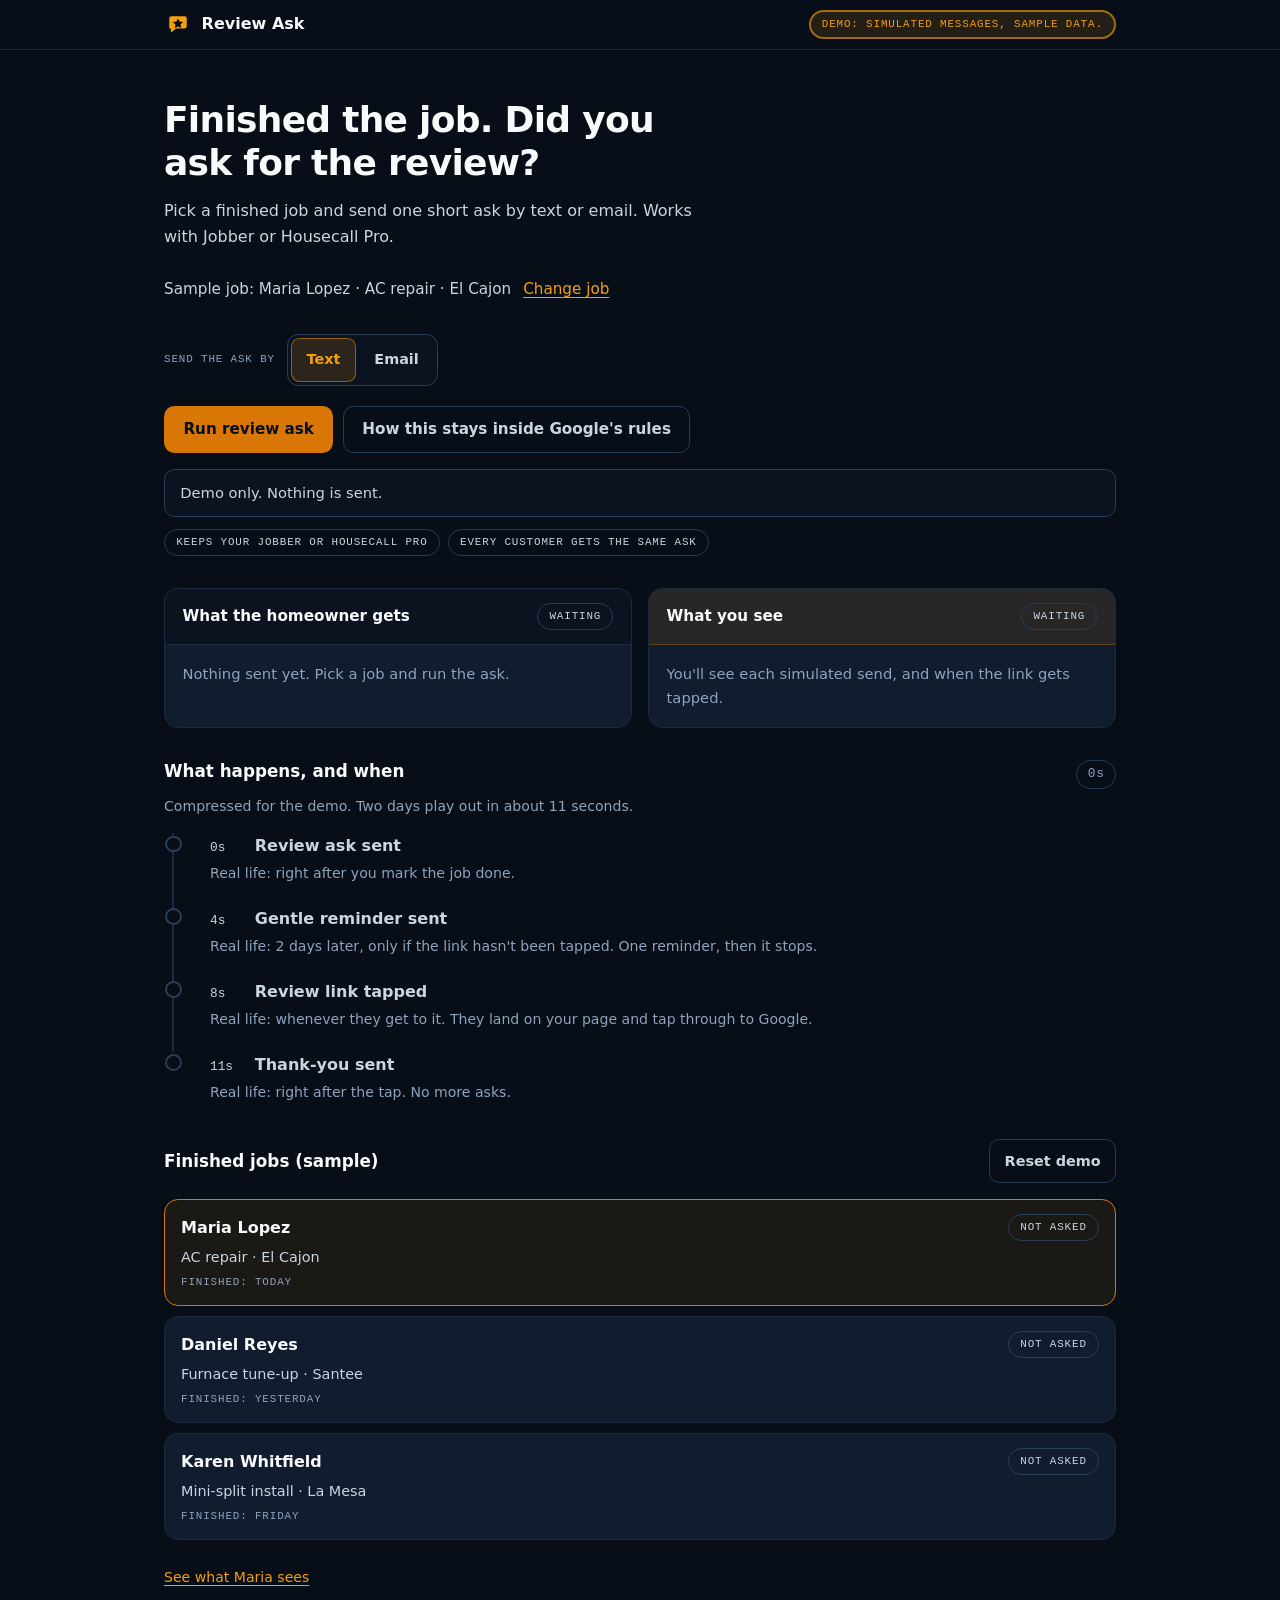
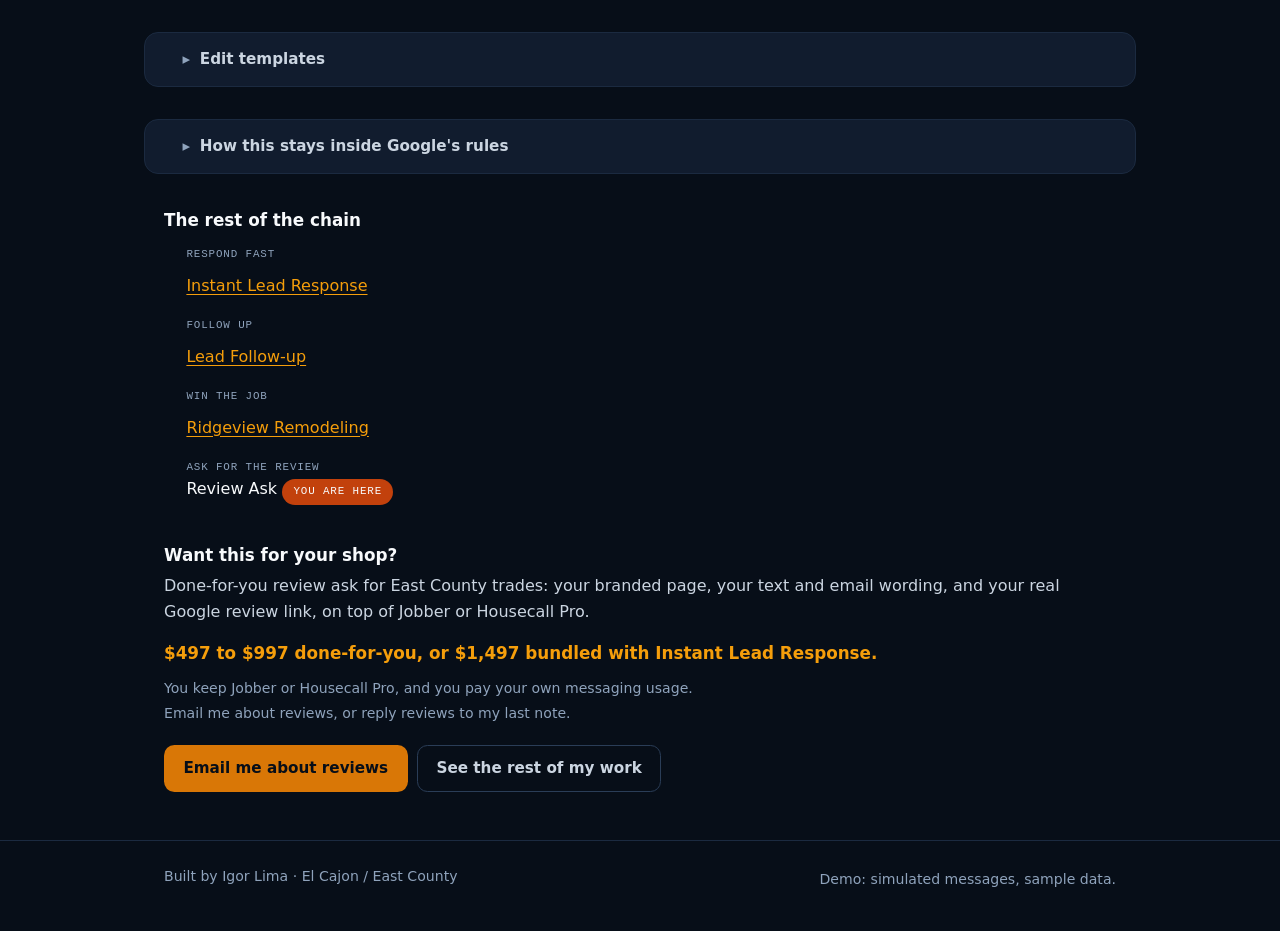
<file: index.html>
<!doctype html>
<html lang="en">
  <head>
    <meta charset="UTF-8" />
    <!--
      Second only to the charset, and ahead of everything that loads: a policy
      arriving after the first script tag has already lost. The charset goes
      first because it has to land inside the first 1024 bytes to be sniffed,
      and this comment is long enough to push it past that.

      default-src 'none' means anything not named below is refused, so a stray
      CDN link or a tracker pasted in later fails loudly in the console instead
      of quietly working.

      frame-ancestors cannot be set from a meta tag, only from a response
      header, and GitHub Pages does not let you set headers. Noted in the
      README rather than pretended away.
    -->
    <meta
      http-equiv="Content-Security-Policy"
      content="default-src 'none'; script-src 'self'; style-src 'self'; img-src 'self'; connect-src 'none'; font-src 'none'; object-src 'none'; base-uri 'none'; form-action 'none'"
    />
    <meta name="referrer" content="no-referrer" />
    <meta name="viewport" content="width=device-width, initial-scale=1" />
    <meta name="theme-color" content="#070E18" />

    <title>Review Ask: the after-job review demo for East County trades</title>
    <meta
      name="description"
      content="A simulated demo of the after-job Google review ask for HVAC and plumbing owners in East County San Diego. One short ask by text or email, a gentle reminder if the link was not tapped, and a thank-you after. Works alongside Jobber or Housecall Pro."
    />
    <meta name="author" content="Igor Lima" />
    <link rel="canonical" href="https://igorcsis.github.io/review-ask/" />
    <link rel="icon" type="image/svg+xml" href="assets/favicon.svg" />

    <!--
      Absolute URLs on purpose. Scrapers do not resolve relative paths, and a
      project page served from /review-ask/ makes that easy to get wrong. No
      og:image tag: there is no image file in this repo, and pointing at one
      that does not exist is worse than having none.
    -->
    <meta property="og:type" content="website" />
    <meta property="og:site_name" content="Review Ask" />
    <meta property="og:title" content="Finished the job. Did you ask for the review?" />
    <meta
      property="og:description"
      content="A simulated demo: one short review ask by text or email, a reminder if the link was not tapped, and a thank-you after. Nothing is sent."
    />
    <meta property="og:url" content="https://igorcsis.github.io/review-ask/" />
    <meta property="og:locale" content="en_US" />
    <meta name="twitter:card" content="summary" />

    <link rel="stylesheet" href="styles.css" />
  </head>

  <body>
    <a class="skip-link" href="#main">Skip to the demo</a>

    <header class="site-header">
      <div class="wrap">
        <span class="wordmark">
          <img src="assets/logo.svg" alt="" width="28" height="28" />
          Review Ask
        </span>
        <!--
          The honesty chip lives in the header so it is on screen at every
          scroll position, not only above the fold. Nothing here sends
          anything, and that has to be impossible to miss.
        -->
        <span class="chip chip-demo">Demo: simulated messages, sample data.</span>
      </div>
    </header>

    <main id="main">
      <section class="hero wrap">
        <h1>Finished the job. Did you ask for the review?</h1>
        <p class="sub">
          Pick a finished job and send one short ask by text or email. Works with Jobber or
          Housecall Pro.
        </p>

        <p class="selected-line">
          <span id="selected-job">Sample job: Maria Lopez &middot; AC repair &middot; El Cajon</span>
          <a class="inline-link" href="#jobs">Change job</a>
        </p>

        <div class="source-pick">
          <span class="source-pick-label" id="channel-label">Send the ask by</span>
          <div class="segmented" role="radiogroup" aria-labelledby="channel-label">
            <button
              type="button"
              class="seg"
              role="radio"
              aria-checked="true"
              tabindex="0"
              data-channel="text"
            >
              Text
            </button>
            <button
              type="button"
              class="seg"
              role="radio"
              aria-checked="false"
              tabindex="-1"
              data-channel="email"
            >
              Email
            </button>
          </div>
        </div>

        <div class="hero-actions">
          <button id="run-ask" type="button" class="btn btn-primary">Run review ask</button>
          <a class="btn btn-ghost" href="#rules">How this stays inside Google's rules</a>
        </div>

        <!--
          One live region for the whole run, directly under the button that
          starts it, carrying the honesty line at rest. The first thing under
          the call to action is what the page will not do.
        -->
        <p id="run-status" class="status" role="status" aria-live="polite" data-tone="info">
          Demo only. Nothing is sent.
        </p>

        <div class="near-cta">
          <span class="chip chip-quiet">Keeps your Jobber or Housecall Pro</span>
          <span class="chip chip-quiet">Every customer gets the same ask</span>
        </div>
      </section>

      <noscript>
        <p class="wrap noscript-line">
          This demo needs JavaScript. Nothing on this page sends anything either way.
        </p>
      </noscript>

      <section class="panels wrap" aria-label="What each side sees">
        <article class="card card-customer">
          <div class="card-header">
            <h3>What the homeowner gets</h3>
            <span class="chip chip-quiet" id="homeowner-state">Waiting</span>
          </div>
          <div class="card-body" id="homeowner-body">
            <p class="panel-empty">Nothing sent yet. Pick a job and run the ask.</p>
          </div>
        </article>

        <article class="card card-owner">
          <div class="card-header">
            <h3>What you see</h3>
            <span class="chip chip-quiet" id="owner-state">Waiting</span>
          </div>
          <div class="card-body" id="owner-body">
            <p class="panel-empty">
              You'll see each simulated send, and when the link gets tapped.
            </p>
          </div>
        </article>
      </section>

      <section class="timeline-section wrap" aria-label="What happens, and when">
        <div class="timeline-head">
          <h2>What happens, and when</h2>
          <!--
            Hidden from assistive tech: the status line already announces each
            stage, and a counter updating ten times a second would talk over it.
          -->
          <span class="elapsed" id="elapsed" data-running="false" aria-hidden="true">0s</span>
        </div>
        <p class="step-note timeline-note">
          Compressed for the demo. Two days play out in about 11 seconds.
        </p>

        <ol class="timeline" id="timeline">
          <li class="step" data-step="ask" data-state="pending">
            <div class="step-head">
              <span class="step-clock">0s</span>
              <span class="step-label">Review ask sent</span>
            </div>
            <p class="step-note">Real life: right after you mark the job done.</p>
          </li>
          <li class="step" data-step="reminder" data-state="pending">
            <div class="step-head">
              <span class="step-clock">4s</span>
              <span class="step-label">Gentle reminder sent</span>
            </div>
            <p class="step-note">
              Real life: 2 days later, only if the link hasn't been tapped. One reminder, then it
              stops.
            </p>
          </li>
          <li class="step" data-step="tapped" data-state="pending">
            <div class="step-head">
              <span class="step-clock">8s</span>
              <span class="step-label">Review link tapped</span>
            </div>
            <p class="step-note">
              Real life: whenever they get to it. They land on your page and tap through to Google.
            </p>
          </li>
          <li class="step" data-step="thanks" data-state="pending">
            <div class="step-head">
              <span class="step-clock">11s</span>
              <span class="step-label">Thank-you sent</span>
            </div>
            <p class="step-note">Real life: right after the tap. No more asks.</p>
          </li>
        </ol>
      </section>

      <section class="jobs-section wrap" id="jobs" aria-label="Finished jobs">
        <div class="section-head">
          <h2>Finished jobs (sample)</h2>
          <button id="reset-demo" type="button" class="btn btn-ghost btn-small">Reset demo</button>
        </div>

        <div class="job-list" id="job-list" role="radiogroup" aria-label="Pick a finished job">
          <p class="panel-empty">Loading sample jobs&hellip;</p>
        </div>

        <p class="panel-empty jobs-empty" id="jobs-empty" hidden>
          Every sample job has been asked. Hit Reset demo to start over.
        </p>

        <p class="step-note jobs-link-line">
          <a class="inline-link" id="see-homeowner" href="ask.html?job=j1">See what Maria sees</a>
        </p>
      </section>

      <details class="accordion card wrap" id="templates">
        <summary>Edit templates</summary>
        <div class="card-body">
          <p class="step-note">
            Edit the wording. Saved in this browser only. Use {first_name}, {company}, {job},
            {review_link}.
          </p>
          <div id="template-fields" class="template-fields"></div>
          <div class="hero-actions template-actions">
            <button id="save-templates" type="button" class="btn btn-primary btn-small">
              Save templates
            </button>
            <button id="restore-templates" type="button" class="btn btn-ghost btn-small">
              Restore defaults
            </button>
          </div>
          <p
            id="template-status"
            class="status"
            role="status"
            aria-live="polite"
            data-tone="info"
          ></p>
        </div>
      </details>

      <details class="accordion card wrap" id="rules">
        <summary>How this stays inside Google's rules</summary>
        <div class="card-body">
          <div class="item">
            <h4>Every customer gets the same ask.</h4>
            <p>
              No filtering for happy customers first. Google calls that review gating and doesn't
              allow it.
            </p>
          </div>
          <div class="item">
            <h4>Nothing is offered for a review.</h4>
            <p>No discounts, gift cards or drawings. Just a polite ask.</p>
          </div>
          <div class="item">
            <h4>Honest reviews, good or bad.</h4>
            <p>The wording asks for an honest review, never a 5-star one.</p>
          </div>
          <div class="item">
            <h4>Jobber and Housecall Pro can already ask.</h4>
            <p>
              They stay your system of record. What this adds is your branded page, wording that
              stays inside the rules, and a local setup with a walkthrough.
            </p>
          </div>
        </div>
      </details>

      <section class="chain wrap" aria-label="The rest of the chain">
        <h2>The rest of the chain</h2>
        <ol class="chain-list">
          <li>
            <span class="chain-step">Respond fast</span>
            <a
              class="inline-link"
              href="https://igorcsis.github.io/instant-lead-response/"
              target="_blank"
              rel="noopener noreferrer"
              >Instant Lead Response</a
            >
          </li>
          <li>
            <span class="chain-step">Follow up</span>
            <a
              class="inline-link"
              href="https://igorcsis.github.io/lead-followup/"
              target="_blank"
              rel="noopener noreferrer"
              >Lead Follow-up</a
            >
          </li>
          <li>
            <span class="chain-step">Win the job</span>
            <a
              class="inline-link"
              href="https://igorcsis.github.io/ridgeview-remodeling-demo/"
              target="_blank"
              rel="noopener noreferrer"
              >Ridgeview Remodeling</a
            >
          </li>
          <li class="chain-here">
            <span class="chain-step">Ask for the review</span>
            <span>Review Ask <span class="chip chip-done">You are here</span></span>
          </li>
        </ol>
      </section>

      <section class="offer wrap" aria-label="What a local install costs">
        <h2>Want this for your shop?</h2>
        <p class="sub offer-sub">
          Done-for-you review ask for East County trades: your branded page, your text and email
          wording, and your real Google review link, on top of Jobber or Housecall Pro.
        </p>

        <p class="price-line">
          $497 to $997 done-for-you, or $1,497 bundled with Instant Lead Response.
        </p>

        <p class="step-note offer-note">
          You keep Jobber or Housecall Pro, and you pay your own messaging usage.
        </p>

        <p class="step-note">
          Email me about reviews, or reply reviews to my last note.
        </p>

        <div class="hero-actions">
          <a class="btn btn-primary" href="mailto:niftystudiodesigns@gmail.com?subject=reviews">
            Email me about reviews
          </a>
          <a
            class="btn btn-ghost"
            href="https://igorcsis.github.io/niftyai-portfolio/"
            target="_blank"
            rel="noopener noreferrer"
          >
            See the rest of my work
          </a>
        </div>
      </section>
    </main>

    <footer class="site-footer">
      <div class="wrap">
        <p>Built by Igor Lima &middot; El Cajon / East County</p>
        <p class="step-note">Demo: simulated messages, sample data.</p>
      </div>
    </footer>

    <script src="data.js"></script>
    <script src="app.js"></script>
  </body>
</html>
</file>
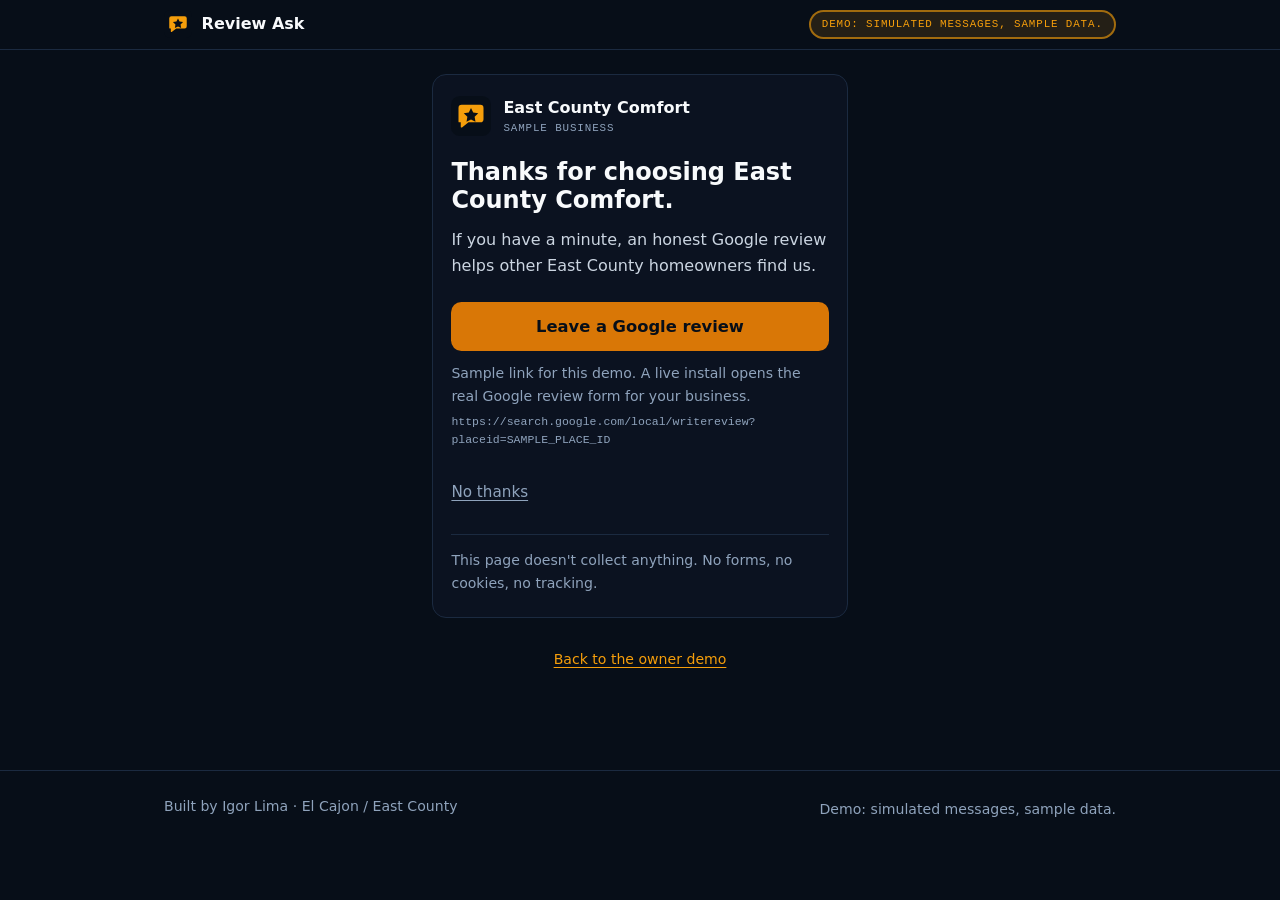
<file: ask.html>
<!doctype html>
<html lang="en">
  <head>
    <meta charset="UTF-8" />
    <!-- Same policy as the console, and for the same reason. Ahead of
         everything that loads, behind only the charset. -->
    <meta
      http-equiv="Content-Security-Policy"
      content="default-src 'none'; script-src 'self'; style-src 'self'; img-src 'self'; connect-src 'none'; font-src 'none'; object-src 'none'; base-uri 'none'; form-action 'none'"
    />
    <meta name="referrer" content="no-referrer" />
    <meta name="viewport" content="width=device-width, initial-scale=1" />
    <meta name="theme-color" content="#070E18" />

    <title>Leave a review for East County Comfort (sample)</title>
    <meta
      name="description"
      content="The branded page a homeowner lands on after a finished job. One button through to Google. Part of a simulated demo for a sample business."
    />
    <meta name="author" content="Igor Lima" />
    <link rel="canonical" href="https://igorcsis.github.io/review-ask/ask.html" />
    <link rel="icon" type="image/svg+xml" href="assets/favicon.svg" />
    <meta name="robots" content="noindex" />

    <link rel="stylesheet" href="styles.css" />
  </head>

  <body class="homeowner">
    <header class="site-header">
      <div class="wrap">
        <span class="wordmark">
          <img src="assets/logo.svg" alt="" width="28" height="28" />
          Review Ask
        </span>
        <span class="chip chip-demo">Demo: simulated messages, sample data.</span>
      </div>
    </header>

    <main class="ask-main">
      <div class="ask-card card">
        <div class="brand-block">
          <img src="assets/logo.svg" alt="" width="40" height="40" />
          <div>
            <p class="brand-name">East County Comfort</p>
            <p class="brand-tag">Sample business</p>
          </div>
        </div>

        <h1 id="ask-title">Thanks for choosing East County Comfort.</h1>
        <p class="ask-body" id="ask-body">
          If you have a minute, an honest Google review helps other East County homeowners find us.
        </p>

        <a
          class="btn btn-primary btn-block"
          id="review-button"
          href="https://search.google.com/local/writereview?placeid=SAMPLE_PLACE_ID"
          target="_blank"
          rel="noopener noreferrer"
        >
          Leave a Google review
        </a>

        <p class="step-note sample-label">
          Sample link for this demo. A live install opens the real Google review form for your
          business.
        </p>
        <p class="sample-url" id="sample-url"></p>

        <p class="ask-secondary">
          <button type="button" class="link-button" id="no-thanks">No thanks</button>
        </p>

        <p class="step-note privacy-line">
          This page doesn't collect anything. No forms, no cookies, no tracking.
        </p>
      </div>

      <p class="step-note back-line">
        <a class="inline-link" href="index.html">Back to the owner demo</a>
      </p>
    </main>

    <footer class="site-footer">
      <div class="wrap">
        <p>Built by Igor Lima &middot; El Cajon / East County</p>
        <p class="step-note">Demo: simulated messages, sample data.</p>
      </div>
    </footer>

    <script src="data.js"></script>
    <script src="ask.js"></script>
  </body>
</html>
</file>
<file: styles.css>
/*
 * Review Ask: the demo's styles.
 *
 * Hand written rather than a framework on purpose. The whole demo is a
 * handful of files served straight from GitHub Pages, so there is no build
 * step, no dependency to keep current, and nothing that can quietly drop a
 * class it compiled. It also stays free to host forever, which is the point.
 *
 * The tokens are the contractor lane shared with the Instant Lead Response,
 * Lead Follow-up and Ridgeview demos: deep ink, sand text, ember accent.
 * System fonts only, so the page makes no network request once it has loaded.
 * The Content-Security-Policy on both pages forbids inline styles, so there
 * is not a single style attribute in the markup either.
 */


:root {
  --ink-950: #070e18;
  --ink-900: #0b1220;
  --ink-800: #111c2e;
  --ink-700: #1b2a40;
  --ink-600: #2a3d57;

  --sand-50: #f8fafc;
  --sand-200: #cbd5e1;
  --sand-400: #8fa3bc;

  --ember-400: #f59e0b;
  --ember-500: #d97706;
  --ember-600: #c2410c;

  /* No mint token. Done states are ember; mint is the security lane. */
  --warn: #fbbf24;
  --warn-bg: #2a2109;
  --bad: #f87171;
  --bad-bg: #2b1417;

  --radius-card: 0.875rem;
  --tap: 2.75rem;

  --sans: system-ui, -apple-system, "Segoe UI", Roboto, Helvetica, Arial, sans-serif;
  --mono: ui-monospace, SFMono-Regular, "SF Mono", Menlo, Consolas, "Liberation Mono", monospace;
}

*,
*::before,
*::after {
  box-sizing: border-box;
}

body {
  margin: 0;
  background: var(--ink-950);
  color: var(--sand-200);
  font-family: var(--sans);
  line-height: 1.6;
  -webkit-font-smoothing: antialiased;
}

/* Ember, not teal. Teal belongs to the security lane. */
:focus-visible {
  outline: 2px solid var(--ember-400);
  outline-offset: 2px;
  border-radius: 6px;
}

::selection {
  background: var(--ember-500);
  color: #fff;
}

h1,
h2,
h3 {
  color: var(--sand-50);
  line-height: 1.2;
  margin: 0;
}

p {
  margin: 0;
}

a {
  color: var(--ember-400);
}

.wrap {
  max-width: 62rem;
  margin: 0 auto;
  padding: 0 1.25rem;
}

/* ------------------------------------------------------------------ chrome */

/*
 * Sticky on purpose. The honesty chip is the one thing on this page that has
 * to be readable at every scroll position, and a header that scrolls away
 * takes it with it. The bar is kept short so it costs little on a phone.
 */
.site-header {
  position: sticky;
  top: 0;
  z-index: 20;
  background: var(--ink-950);
  border-bottom: 1px solid var(--ink-700);
}

.site-header .wrap {
  display: flex;
  align-items: center;
  justify-content: space-between;
  gap: 0.5rem 0.75rem;
  padding-top: 0.6rem;
  padding-bottom: 0.6rem;
  flex-wrap: wrap;
}

/*
 * Anything an in-page link jumps to has to clear the sticky bar, or the
 * heading lands underneath it and the visitor thinks the link is broken.
 */
:target,
[id] {
  scroll-margin-top: 6rem;
}

.wordmark {
  display: flex;
  align-items: center;
  gap: 0.6rem;
  font-weight: 600;
  color: var(--sand-50);
}

.wordmark img {
  width: 1.75rem;
  height: 1.75rem;
}

/* ------------------------------------------------------------------- chips */

.chip {
  display: inline-flex;
  align-items: center;
  gap: 0.4rem;
  border-radius: 999px;
  padding: 0.25rem 0.7rem;
  font-family: var(--mono);
  font-size: 0.68rem;
  letter-spacing: 0.08em;
  text-transform: uppercase;
  white-space: nowrap;
}

/*
 * The honesty chip. Two pixels of border rather than one, so it reads as a
 * notice rather than another label, and stays distinct from the filled
 * ember state badges on the panels.
 */
.chip-demo {
  border: 2px solid rgba(245, 158, 11, 0.6);
  background: rgba(245, 158, 11, 0.12);
  color: var(--ember-400);
}

.chip-quiet {
  border: 1px solid var(--ink-600);
  color: var(--sand-400);
}

/*
 * A step that finished. Filled ember, not mint: this page shares the
 * contractor lane with the Ridgeview and Lead Follow-up demos, and mint
 * green belongs to the security lane, which is a different business.
 */
.chip-done {
  background: var(--ember-600);
  color: var(--sand-50);
}

.chip-warn {
  background: var(--warn-bg);
  color: var(--warn);
}

/* ----------------------------------------------------------------- buttons */

.btn {
  display: inline-flex;
  align-items: center;
  justify-content: center;
  gap: 0.5rem;
  min-height: var(--tap);
  padding: 0.65rem 1.15rem;
  border-radius: 0.65rem;
  border: 1px solid transparent;
  font: inherit;
  font-size: 0.95rem;
  font-weight: 600;
  cursor: pointer;
  transition: background-color 0.15s ease, border-color 0.15s ease, color 0.15s ease;
}

.btn-primary {
  background: var(--ember-500);
  color: var(--ink-950);
}

.btn-primary:hover {
  background: var(--ember-400);
}

.btn-ghost {
  border-color: var(--ink-600);
  background: transparent;
  color: var(--sand-200);
}

.btn-ghost:hover {
  border-color: var(--ember-400);
  color: var(--ember-400);
}

/* A disabled control must not look live. */
.btn:disabled,
.btn[aria-disabled="true"] {
  opacity: 0.5;
  cursor: not-allowed;
}

.btn:disabled:hover,
.btn[aria-disabled="true"]:hover {
  background: var(--ember-500);
  border-color: transparent;
  color: var(--ink-950);
}

.btn-ghost:disabled:hover,
.btn-ghost[aria-disabled="true"]:hover {
  background: transparent;
  border-color: var(--ink-600);
  color: var(--sand-200);
}

/* -------------------------------------------------------------------- hero */

/*
 * Longhand, not the padding shorthand. The hero is also a .wrap, and a
 * shorthand here would reset that class's side gutters to zero and push the
 * headline flat against the edge of a phone screen.
 */
.hero {
  padding-top: 2rem;
}

.hero h1 {
  font-size: 1.75rem;
  letter-spacing: -0.02em;
  max-width: 20ch;
}

.hero .sub {
  margin-top: 0.9rem;
  max-width: 54ch;
  color: var(--sand-200);
}

.hero-actions {
  margin-top: 1.25rem;
  display: flex;
  flex-wrap: wrap;
  align-items: center;
  gap: 0.6rem;
}

.near-cta {
  margin-top: 0.75rem;
  display: flex;
  flex-wrap: wrap;
  gap: 0.5rem;
}

/* ------------------------------------------------------- segmented control */

.source-pick {
  margin-top: 1.4rem;
  display: flex;
  flex-wrap: wrap;
  align-items: center;
  gap: 0.5rem 0.75rem;
}

.source-pick-label {
  font-family: var(--mono);
  font-size: 0.68rem;
  letter-spacing: 0.08em;
  text-transform: uppercase;
  color: var(--sand-400);
}

.segmented {
  display: inline-flex;
  padding: 0.2rem;
  gap: 0.2rem;
  border: 1px solid var(--ink-600);
  border-radius: 0.7rem;
  background: var(--ink-900);
}

.seg {
  min-height: var(--tap);
  padding: 0.4rem 0.9rem;
  border: 1px solid transparent;
  border-radius: 0.55rem;
  background: transparent;
  font: inherit;
  font-size: 0.9rem;
  font-weight: 600;
  color: var(--sand-200);
  cursor: pointer;
  transition: background-color 0.15s ease, color 0.15s ease, border-color 0.15s ease;
}

.seg:hover:not([aria-checked="true"]):not(:disabled):not([aria-disabled="true"]) {
  background: var(--ink-800);
}

.seg[aria-checked="true"] {
  background: rgba(245, 158, 11, 0.14);
  border-color: rgba(245, 158, 11, 0.5);
  color: var(--ember-400);
}

.seg:disabled,
.seg[aria-disabled="true"] {
  opacity: 0.5;
  cursor: not-allowed;
}

/* -------------------------------------------------------------------- card */

.card {
  border: 1px solid var(--ink-700);
  border-radius: var(--radius-card);
  background: var(--ink-800);
}

.card-header {
  display: flex;
  align-items: center;
  justify-content: space-between;
  gap: 0.75rem;
  padding: 0.85rem 1.1rem;
  border-bottom: 1px solid var(--ink-700);
  border-radius: var(--radius-card) var(--radius-card) 0 0;
}

.card-header h3 {
  font-size: 0.95rem;
}

.card-body {
  padding: 1.1rem;
}

/* The owner side is the one being sold, so it carries the accent. */
.card-owner .card-header {
  background: rgba(217, 119, 6, 0.12);
  border-bottom-color: rgba(245, 158, 11, 0.25);
}

.card-customer .card-header {
  background: var(--ink-900);
}

/* ------------------------------------------------------------------ panels */

.panels {
  margin-top: 2rem;
  display: grid;
  gap: 1rem;
}

.panel-empty {
  color: var(--sand-400);
  font-size: 0.92rem;
}

/* A message the customer would receive. Left aligned, plain. */
.bubble {
  border: 1px solid var(--ink-700);
  background: var(--ink-950);
  border-radius: 0.75rem;
  padding: 0.85rem 0.95rem;
  font-size: 0.92rem;
  color: var(--sand-200);
}

.bubble + .bubble {
  margin-top: 0.65rem;
}

.bubble-meta {
  display: flex;
  flex-wrap: wrap;
  gap: 0.5rem;
  align-items: center;
  margin-bottom: 0.5rem;
  font-family: var(--mono);
  font-size: 0.68rem;
  color: var(--sand-400);
}

/* ---------------------------------------------------------------- timeline */

.timeline-section {
  margin-top: 2rem;
}

.timeline-head {
  display: flex;
  flex-wrap: wrap;
  align-items: baseline;
  justify-content: space-between;
  gap: 0.5rem 1rem;
}

.timeline-head h2 {
  font-size: 1.05rem;
}

/*
 * The elapsed readout. It exists because the steps really do land at 8 and
 * 12 seconds, and a number counting up is the difference between a page that
 * looks slow and a page that is visibly timing itself.
 */
.elapsed {
  font-family: var(--mono);
  font-size: 0.8rem;
  letter-spacing: 0.06em;
  padding: 0.2rem 0.65rem;
  border-radius: 999px;
  border: 1px solid var(--ink-600);
  color: var(--sand-400);
}

.elapsed[data-running="true"] {
  border-color: rgba(245, 158, 11, 0.5);
  color: var(--ember-400);
}

.timeline {
  list-style: none;
  margin: 1rem 0 0;
  padding: 0;
}

.step {
  position: relative;
  padding: 0 0 1.35rem 2.25rem;
  border-left: 2px solid var(--ink-700);
  margin-left: 0.5rem;
}

.step:last-child {
  padding-bottom: 0;
  border-left-color: transparent;
}

.step::before {
  content: "";
  position: absolute;
  left: -0.55rem;
  top: 0.15rem;
  width: 1.05rem;
  height: 1.05rem;
  border-radius: 999px;
  border: 2px solid var(--ink-600);
  background: var(--ink-950);
}

.step-head {
  display: flex;
  flex-wrap: wrap;
  align-items: baseline;
  gap: 0.6rem;
}

/*
 * Pending is the state most of this timeline spends most of its time in, so
 * it is set at reading strength rather than dimmed to near invisibility. The
 * difference between pending and done is the rail and the dot, not whether
 * you can make the words out.
 */
.step-clock {
  font-family: var(--mono);
  font-size: 0.8rem;
  color: var(--sand-200);
  min-width: 2.2rem;
}

.step-label {
  color: var(--sand-200);
  font-weight: 600;
}

.step-note {
  margin-top: 0.2rem;
  font-size: 0.88rem;
  color: var(--sand-400);
}

/* Active: the step being simulated right now. */
.step[data-state="active"] {
  border-left-color: var(--ember-500);
}

.step[data-state="active"]::before {
  border-color: var(--ember-400);
  background: var(--ember-500);
  animation: step-pulse 1s ease-in-out infinite;
}

.step[data-state="active"] .step-label,
.step[data-state="active"] .step-clock {
  color: var(--ember-400);
}

/*
 * Done: finished and staying on screen. Ember like the active step, but
 * solid and still, where active pulses. The difference a visitor reads is
 * movement, not hue, which is also what keeps this legible without colour.
 */
.step[data-state="done"] {
  border-left-color: var(--ember-600);
}

.step[data-state="done"]::before {
  border-color: var(--ember-400);
  background: var(--ember-500);
}

.step[data-state="done"] .step-label {
  color: var(--sand-50);
}

.step[data-state="done"] .step-clock {
  color: var(--ember-400);
}

@keyframes step-pulse {
  0%,
  100% {
    box-shadow: 0 0 0 0 rgba(245, 158, 11, 0.45);
  }
  50% {
    box-shadow: 0 0 0 6px rgba(245, 158, 11, 0);
  }
}

/* --------------------------------------------------------------- accordion */

.accordion {
  margin-top: 2rem;
}

.accordion summary {
  cursor: pointer;
  list-style: none;
  padding: 0.9rem 1.1rem;
  min-height: var(--tap);
  display: flex;
  align-items: center;
  color: var(--sand-200);
  font-weight: 600;
  font-size: 0.95rem;
}

.accordion summary::-webkit-details-marker {
  display: none;
}

.accordion summary::before {
  content: "\25B8";
  margin-right: 0.6rem;
  color: var(--sand-400);
}

.accordion[open] summary::before {
  content: "\25BE";
}

.accordion .card-body {
  border-top: 1px solid var(--ink-700);
}

.accordion h4 {
  margin: 0 0 0.3rem;
  color: var(--sand-50);
  font-size: 0.92rem;
}

.accordion .item + .item {
  margin-top: 1.1rem;
}

.accordion p {
  font-size: 0.92rem;
  color: var(--sand-400);
}

/* ------------------------------------------------------------------- offer */

.offer {
  margin-top: 2.5rem;
}

/* ------------------------------------------------------------------ status */

.status {
  margin-top: 1rem;
  border-radius: 0.65rem;
  padding: 0.7rem 0.95rem;
  font-size: 0.92rem;
  border: 1px solid var(--ink-600);
  background: var(--ink-900);
  color: var(--sand-200);
}

/*
 * #run-status never hides: it ships with the honesty note, so the
 * first thing under the button that starts the demo is what the demo will
 * not do.
 */
.status[hidden] {
  display: none;
}

/* ------------------------------------------------------------------ footer */

.site-footer {
  margin-top: 3rem;
  border-top: 1px solid var(--ink-700);
}

.site-footer .wrap {
  display: flex;
  flex-wrap: wrap;
  gap: 0.6rem 1.5rem;
  justify-content: space-between;
  padding-top: 1.5rem;
  padding-bottom: 2.5rem;
  font-size: 0.88rem;
  color: var(--sand-400);
}

/* ------------------------------------------------------------------ larger */

@media (min-width: 40rem) {
  .hero {
    padding-top: 3rem;
  }

  .hero h1 {
    font-size: 2.25rem;
  }

  .panels {
    grid-template-columns: 1fr 1fr;
  }
}

/* Reduced motion: no pulse, no transitions. The steps still sequence, they
   just arrive without animation. */
@media (prefers-reduced-motion: reduce) {
  *,
  *::before,
  *::after {
    animation-duration: 0.01ms !important;
    animation-iteration-count: 1 !important;
    transition-duration: 0.01ms !important;
  }
}

/* ==========================================================================
   Review Ask components
   ========================================================================== */

/* Skip link. First tab stop, visible the moment it takes focus. */
.skip-link {
  position: absolute;
  left: -9999px;
  top: 0;
  z-index: 10;
  padding: 0.7rem 1rem;
  background: var(--ember-500);
  color: var(--ink-950);
  font-weight: 700;
  border-radius: 0 0 0.6rem 0;
}

.skip-link:focus-visible {
  left: 0;
}

.status[data-tone="done"] {
  border-color: rgba(245, 158, 11, 0.45);
  color: var(--ember-400);
}

.status[data-tone="warn"] {
  border-color: rgba(251, 191, 36, 0.45);
  background: var(--warn-bg);
  color: var(--warn);
}

.status[data-tone="bad"] {
  border-color: rgba(248, 113, 113, 0.4);
  background: var(--bad-bg);
  color: var(--bad);
}

.status:empty {
  display: none;
}

/* The selected job, sitting between the sub and the controls. */
.selected-line {
  margin-top: 1.1rem;
  display: flex;
  flex-wrap: wrap;
  gap: 0.5rem 0.75rem;
  align-items: baseline;
  font-size: 0.95rem;
  color: var(--sand-200);
}

.inline-link {
  color: var(--ember-400);
  text-decoration: underline;
  text-underline-offset: 0.2em;
}

.inline-link:hover {
  color: var(--sand-50);
}

.noscript-line {
  margin: 0 auto 1rem;
  border: 1px solid var(--ink-600);
  border-radius: var(--radius-card);
  background: var(--warn-bg);
  color: var(--warn);
  padding: 0.85rem 1rem;
}

.timeline-note {
  margin-top: 0.35rem;
}

/* ------------------------------------------------------------- job list */

.jobs-section {
  padding-top: 2.25rem;
}

.section-head {
  display: flex;
  flex-wrap: wrap;
  gap: 0.75rem;
  align-items: center;
  justify-content: space-between;
}

.section-head h2 {
  font-size: 1.05rem;
}

.btn-small {
  min-height: var(--tap);
  padding: 0.5rem 0.9rem;
  font-size: 0.9rem;
}

.job-list {
  margin-top: 1rem;
  display: grid;
  gap: 0.65rem;
}

.job-card {
  display: grid;
  gap: 0.3rem;
  width: 100%;
  min-height: var(--tap);
  text-align: left;
  padding: 0.85rem 1rem;
  border-radius: var(--radius-card);
  border: 1px solid var(--ink-700);
  background: var(--ink-800);
  color: var(--sand-200);
  font: inherit;
  cursor: pointer;
}

.job-card:hover:not([aria-checked="true"]):not(:disabled):not([aria-disabled="true"]) {
  border-color: var(--ink-600);
}

.job-card[aria-checked="true"] {
  border-color: var(--ember-500);
  background: rgba(245, 158, 11, 0.08);
}

.job-card:disabled,
.job-card[aria-disabled="true"] {
  opacity: 0.5;
  cursor: not-allowed;
}

.job-head {
  display: flex;
  flex-wrap: wrap;
  gap: 0.5rem;
  align-items: center;
  justify-content: space-between;
}

.job-name {
  color: var(--sand-50);
  font-weight: 600;
}

.job-meta {
  font-size: 0.9rem;
}

.job-finished {
  font-family: var(--mono);
  font-size: 0.68rem;
  letter-spacing: 0.08em;
  text-transform: uppercase;
  color: var(--sand-400);
}

.jobs-empty {
  margin-top: 0.85rem;
}

.jobs-link-line {
  margin-top: 1rem;
}

/* ------------------------------------------------------ template editor */

.template-fields {
  display: grid;
  gap: 1.25rem;
  margin-top: 1rem;
}

.template-field {
  display: grid;
  gap: 0.4rem;
}

.template-label {
  font-family: var(--mono);
  font-size: 0.68rem;
  letter-spacing: 0.08em;
  text-transform: uppercase;
  color: var(--sand-400);
}

.template-input {
  width: 100%;
  min-height: var(--tap);
  padding: 0.6rem 0.75rem;
  border-radius: 0.6rem;
  border: 1px solid var(--ink-600);
  background: var(--ink-900);
  color: var(--sand-200);
  font: inherit;
  font-size: 0.92rem;
  line-height: 1.5;
  resize: vertical;
}

.template-count {
  font-family: var(--mono);
  font-size: 0.72rem;
  color: var(--sand-400);
  margin: 0;
}

.template-count[data-over="true"] {
  color: var(--warn);
}

.template-preview-label {
  font-family: var(--mono);
  font-size: 0.68rem;
  letter-spacing: 0.08em;
  text-transform: uppercase;
  color: var(--sand-400);
  margin: 0.25rem 0 0;
}

.template-preview {
  white-space: pre-wrap;
  overflow-wrap: anywhere;
  border-left: 2px solid var(--ember-500);
  padding: 0.35rem 0 0.35rem 0.7rem;
  font-size: 0.92rem;
  color: var(--sand-200);
}

.template-actions {
  margin-top: 1.25rem;
}

/* --------------------------------------------------------------- panels */

.email-card {
  border: 1px solid var(--ink-600);
  border-radius: 0.7rem;
  background: var(--ink-900);
  padding: 0.75rem 0.9rem;
}

.email-card + .email-card {
  margin-top: 0.75rem;
}

.email-subject {
  color: var(--sand-50);
  font-weight: 600;
  margin-top: 0.3rem;
}

.email-body {
  margin-top: 0.4rem;
  white-space: pre-wrap;
  overflow-wrap: anywhere;
  font-size: 0.92rem;
}

.bubble-body {
  overflow-wrap: anywhere;
}

.trail-line {
  display: flex;
  flex-wrap: wrap;
  gap: 0.35rem 0.75rem;
  align-items: baseline;
  justify-content: space-between;
  padding: 0.6rem 0;
  border-bottom: 1px solid var(--ink-700);
}

.trail-line:last-child {
  border-bottom: 0;
}

.trail-label {
  color: var(--sand-50);
  font-weight: 600;
  font-size: 0.95rem;
}

.trail-detail {
  font-family: var(--mono);
  font-size: 0.78rem;
  color: var(--sand-400);
  overflow-wrap: anywhere;
}

/* ---------------------------------------------------------- the chain */

.chain {
  padding-top: 2.25rem;
}

.chain h2 {
  font-size: 1.05rem;
}

.chain-list {
  margin: 1rem 0 0;
  padding-left: 1.2rem;
  display: grid;
  gap: 0.6rem;
  color: var(--sand-200);
}

.chain-list li {
  padding-left: 0.2rem;
}

.chain-step {
  display: block;
  font-family: var(--mono);
  font-size: 0.68rem;
  letter-spacing: 0.08em;
  text-transform: uppercase;
  color: var(--sand-400);
}

.chain-here {
  color: var(--sand-50);
}

/* ---------------------------------------------------------------- offer */

.offer h2 {
  font-size: 1.05rem;
}

.offer-sub {
  margin-top: 0.5rem;
}

.price-line {
  margin-top: 1rem;
  font-size: 1.05rem;
  font-weight: 700;
  color: var(--ember-400);
}

.offer-note {
  margin-top: 0.6rem;
}

/* ------------------------------------------------------ homeowner page */

.ask-main {
  max-width: 28rem;
  margin: 0 auto;
  padding: 1.5rem 1rem 2.5rem;
}

.ask-card {
  background: var(--ink-900);
  padding: 1.25rem 1.15rem 1.4rem;
}

.brand-block {
  display: flex;
  gap: 0.75rem;
  align-items: center;
}

.brand-name {
  color: var(--sand-50);
  font-weight: 700;
}

.brand-tag {
  font-family: var(--mono);
  font-size: 0.68rem;
  letter-spacing: 0.08em;
  text-transform: uppercase;
  color: var(--sand-400);
}

.ask-card h1 {
  margin-top: 1.25rem;
  font-size: 1.5rem;
}

/* The decline line takes focus so the keyboard lands somewhere after the
   button it replaced is gone. It is not a control, so it gets the outline
   only from an explicit focus rather than on every click. */
.ask-body[tabindex]:focus:not(:focus-visible) {
  outline: none;
}

.ask-body {
  margin-top: 0.75rem;
  color: var(--sand-200);
}

.btn-block {
  display: flex;
  width: 100%;
  margin-top: 1.5rem;
  min-height: 3rem;
  font-size: 1.02rem;
}

.sample-label {
  margin-top: 0.7rem;
}

.sample-url {
  margin-top: 0.35rem;
  font-family: var(--mono);
  font-size: 0.72rem;
  color: var(--sand-400);
  overflow-wrap: anywhere;
}

.ask-secondary {
  margin-top: 1.25rem;
}

.link-button {
  min-height: var(--tap);
  padding: 0.5rem 0;
  background: none;
  border: 0;
  color: var(--sand-400);
  font: inherit;
  font-size: 0.95rem;
  text-decoration: underline;
  text-underline-offset: 0.2em;
  cursor: pointer;
}

.link-button:hover {
  color: var(--sand-50);
}

.privacy-line {
  margin-top: 1.25rem;
  border-top: 1px solid var(--ink-700);
  padding-top: 0.9rem;
}

.back-line {
  margin-top: 1.25rem;
  text-align: center;
}

/*
 * The honesty chip carries a full sentence, not a word, so it has to be
 * allowed to wrap. Left at the shared nowrap it pushed the page 7px wide at
 * 320px, which is the one width where a horizontal scrollbar is least
 * forgivable.
 */
.chip-demo {
  white-space: normal;
}

/*
 * Text links get a real target rather than the height of their own line box.
 * inline-flex keeps them sitting in the sentence where they were, and the
 * min-height is what a thumb actually needs.
 */
.inline-link {
  display: inline-flex;
  align-items: center;
  min-height: var(--tap);
}

.chain-list li {
  padding-left: 0.2rem;
  display: flex;
  flex-direction: column;
}

/*
 * Anchors that are buttons should not carry the underline anchors get. The
 * Instant Lead Response sheet leaves it on, which puts a line through the
 * middle of a solid ember pill; worth diverging from the family by one
 * declaration rather than copying the artefact across.
 */
.btn {
  text-decoration: none;
}

/*
 * The selected job and its "Change job" link belong on one line of thought.
 * Giving the link a 44px target added a row gap that read as two unrelated
 * lines, so the row gap goes and the column gap stays.
 */
.selected-line {
  gap: 0 0.75rem;
  align-items: center;
}

/*
 * Mobile first screen.
 *
 * The job to be done on a phone is: see which job is selected, press Run,
 * and read the line under it that says nothing is sent. At 375px the
 * headline and the honesty chip were pushing that line off the bottom, so
 * both are compressed below 40rem. Nothing moves and nothing is hidden;
 * the type just stops taking three lines to say one thing.
 */
@media (max-width: 39.99rem) {
  .hero {
    padding-top: 1rem;
  }

  .hero h1 {
    font-size: 1.35rem;
    max-width: none;
  }

  /* The chip keeps its 2px ember border, which is the brand cue. Only the
     type inside it gets smaller. */
  .chip-demo {
    font-size: 0.62rem;
    padding: 0.2rem 0.6rem;
    letter-spacing: 0.05em;
  }
}

/*
 * Quiet chips carried sand-400, which held up on a desktop panel but went
 * grey on a phone. The text moves to sand-200 and the border to the lighter
 * ink so the Waiting badge and the near-CTA chips read at arm's length.
 * The done and warn chips are untouched: they already carry their own fill.
 */
.chip-quiet {
  border-color: var(--ink-600);
  color: var(--sand-200);
}
</file>
